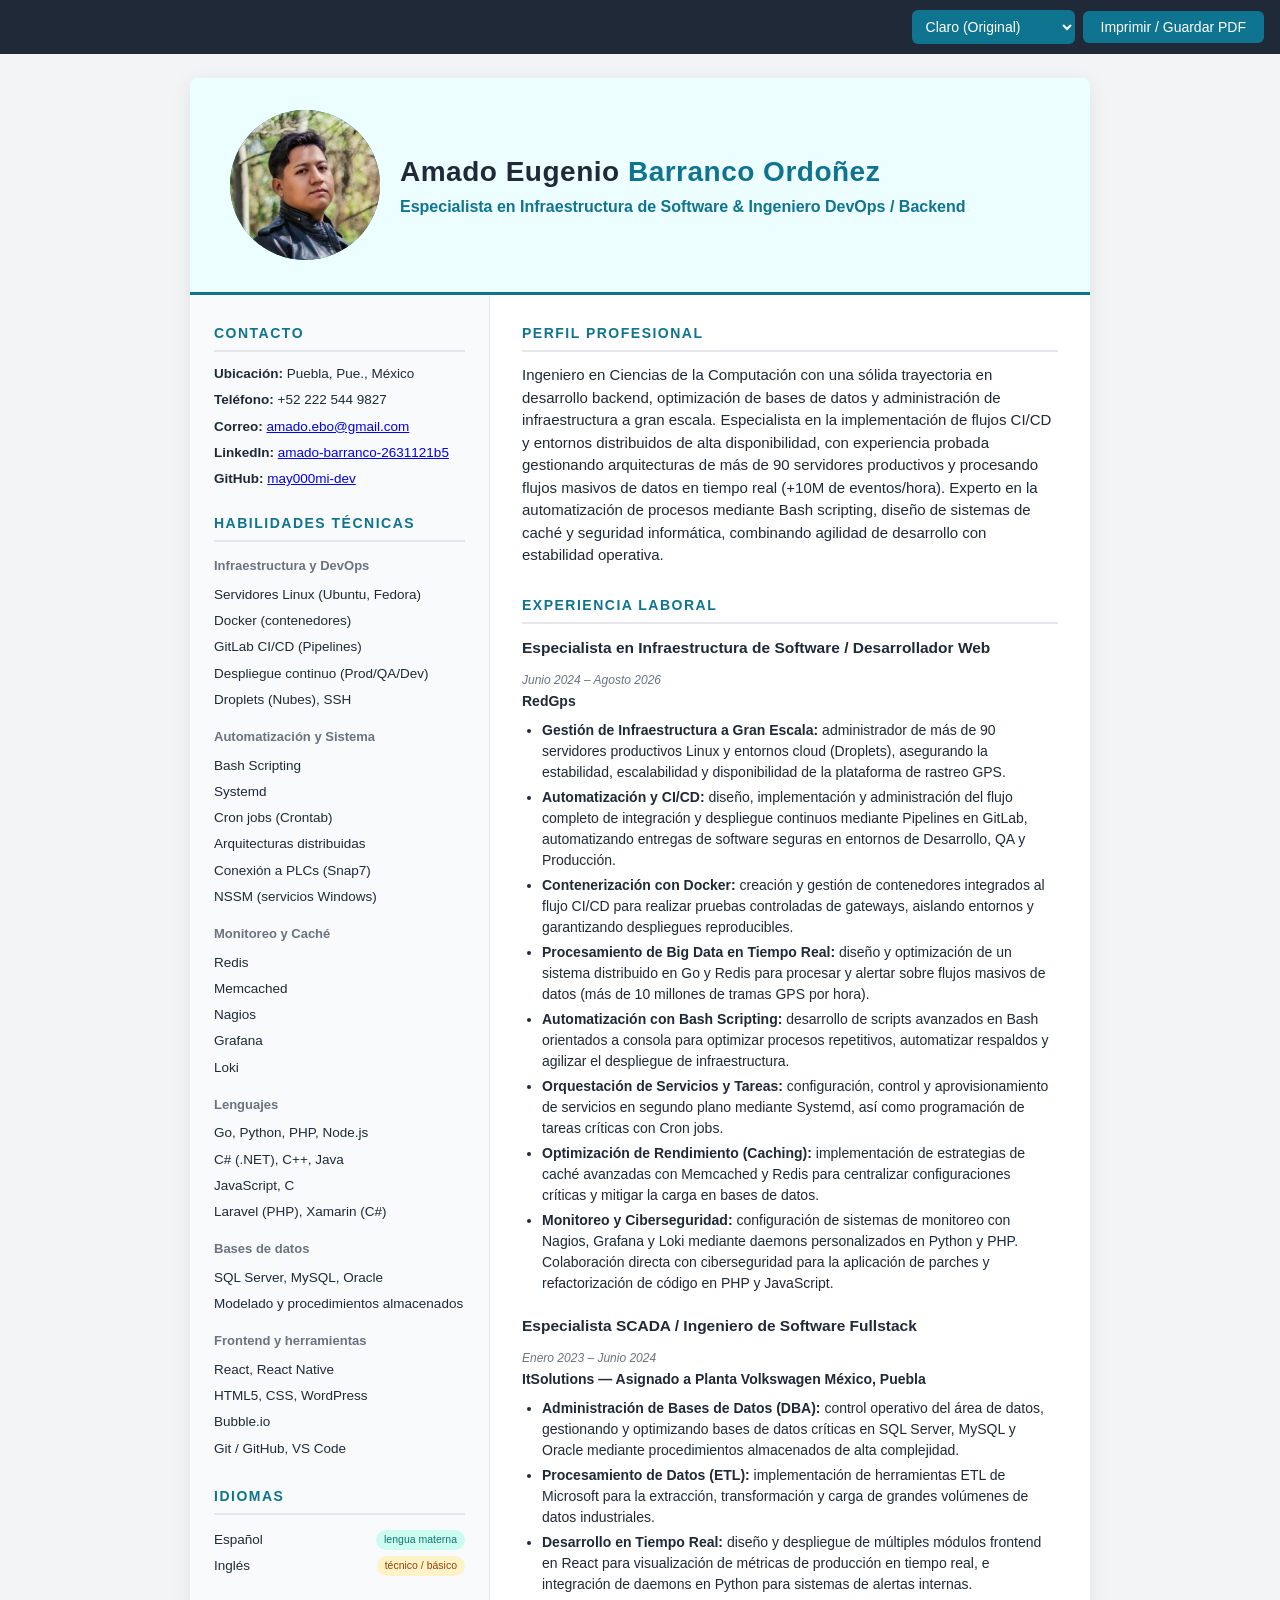
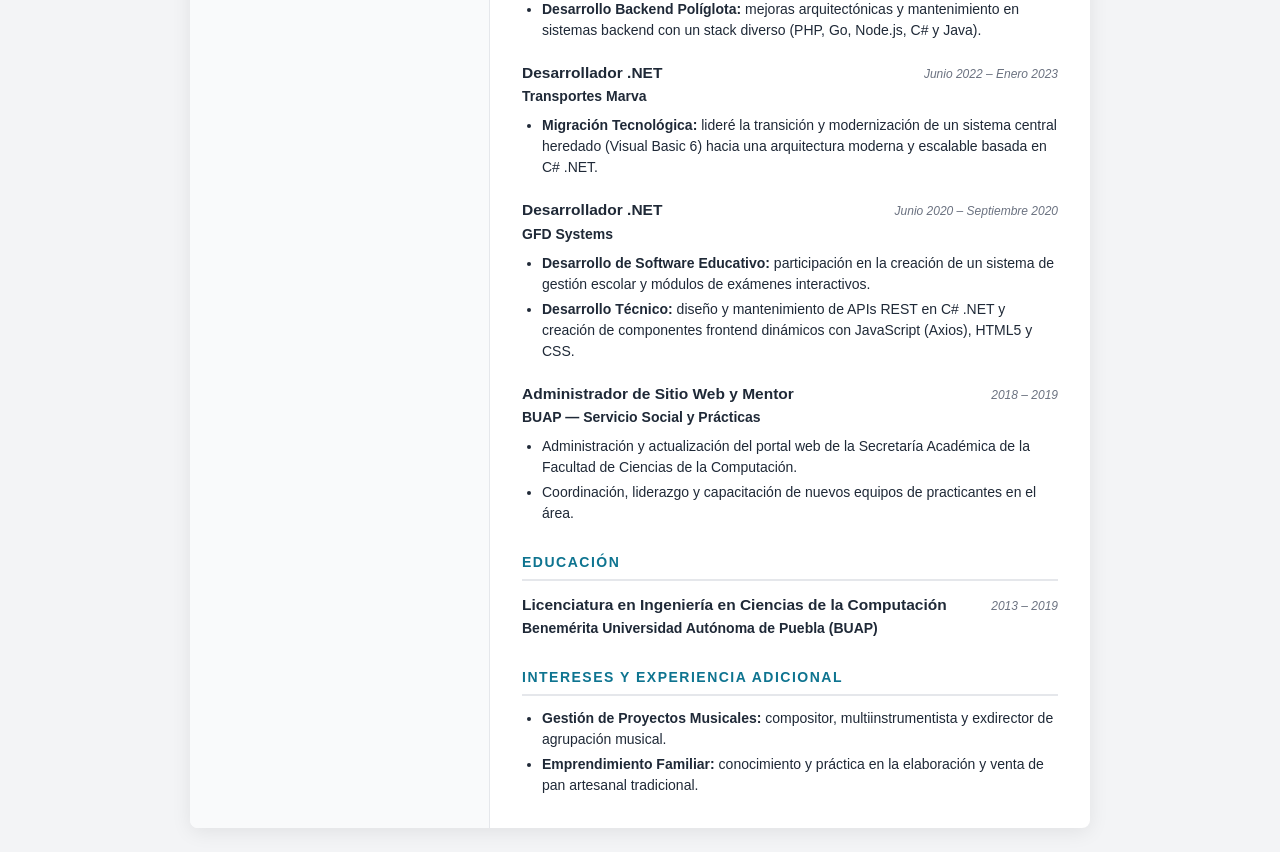
<file: index.html>
<!DOCTYPE html>
<html lang="es">
<head>
  <meta charset="UTF-8">
  <meta name="viewport" content="width=device-width, initial-scale=1.0">
  <meta name="description" content="CV de Amado Eugenio Barranco Ordoñez - Especialista en Infraestructura de Software & Ingeniero DevOps / Backend">
  <title>CV - Amado Eugenio Barranco Ordoñez</title>
  <link rel="stylesheet" href="styles.css">
  <link rel="stylesheet" href="print.css" media="print">
</head>
<body>

  <!-- Barra de acciones: solo visible en pantalla, se oculta al imprimir -->
  <div class="toolbar">
    <select id="theme-selector" class="theme-select" aria-label="Seleccionar tema">
      <optgroup label="Temas claros">
        <option value="default">Claro (Original)</option>
        <option value="warm-light">Claro (Cálido)</option>
        <option value="mint-light">Claro (Menta)</option>
      </optgroup>
      <optgroup label="Temas oscuros">
        <option value="nordic-dark">Oscuro (Nórdico)</option>
        <option value="dracula-dark">Oscuro (Drácula)</option>
        <option value="github-dark">Oscuro (GitHub)</option>
      </optgroup>
    </select>
    <button type="button" id="btn-print">Imprimir / Guardar PDF</button>
  </div>

  <div class="cv">

    <!-- ==================== CABECERA ==================== -->
    <header class="cv-header">
      <div class="avatar">
        AB
        <img src="foto3guitarra.jpg" alt="Foto de Amado Eugenio Barranco Ordoñez" onerror="this.style.display='none'">
      </div>
      <div class="identity">
        <h1>Amado Eugenio <span>Barranco Ordoñez</span></h1>
        <p class="role">Especialista en Infraestructura de Software &amp; Ingeniero DevOps / Backend</p>
      </div>
    </header>

    <div class="cv-body">

      <!-- ==================== COLUMNA IZQUIERDA ==================== -->
      <aside class="sidebar">

        <!-- Datos de contacto -->
        <section class="sec-contacto">
          <h2>Contacto</h2>
          <ul class="contact">
            <li><span class="label">Ubicación:</span> Puebla, Pue., México</li>
            <li><span class="label">Teléfono:</span> +52 222 544 9827</li>
            <li><span class="label">Correo:</span> <a href="mailto:amado.ebo@gmail.com">amado.ebo@gmail.com</a></li>
            <li><span class="label">LinkedIn:</span> <a href="https://www.linkedin.com/in/amado-barranco-2631121b5">amado-barranco-2631121b5</a></li>
            <li><span class="label">GitHub:</span> <a href="https://github.com/may000mi-dev">may000mi-dev</a></li>
          </ul>
        </section>

        <!-- Habilidades técnicas agrupadas -->
        <section class="sec-habilidades">
          <h2>Habilidades técnicas</h2>

          <h3>Infraestructura y DevOps</h3>
          <ul class="skills">
            <li>Servidores Linux (Ubuntu, Fedora)</li>
            <li>Docker (contenedores)</li>
            <li>GitLab CI/CD (Pipelines)</li>
            <li>Despliegue continuo (Prod/QA/Dev)</li>
            <li>Droplets (Nubes), SSH</li>
          </ul>

          <h3>Automatización y Sistema</h3>
          <ul class="skills">
            <li>Bash Scripting</li>
            <li>Systemd</li>
            <li>Cron jobs (Crontab)</li>
            <li>Arquitecturas distribuidas</li>
            <li>Conexión a PLCs (Snap7)</li>
            <li>NSSM (servicios Windows)</li>
          </ul>

          <h3>Monitoreo y Caché</h3>
          <ul class="skills">
            <li>Redis</li>
            <li>Memcached</li>
            <li>Nagios</li>
            <li>Grafana</li>
            <li>Loki</li>
          </ul>

          <h3>Lenguajes</h3>
          <ul class="skills">
            <li>Go, Python, PHP, Node.js</li>
            <li>C# (.NET), C++, Java</li>
            <li>JavaScript, C</li>
            <li>Laravel (PHP), Xamarin (C#)</li>
          </ul>

          <h3>Bases de datos</h3>
          <ul class="skills">
            <li>SQL Server, MySQL, Oracle</li>
            <li>Modelado y procedimientos almacenados</li>
          </ul>

          <h3>Frontend y herramientas</h3>
          <ul class="skills">
            <li>React, React Native</li>
            <li>HTML5, CSS, WordPress</li>
            <li>Bubble.io</li>
            <li>Git / GitHub, VS Code</li>
          </ul>
        </section>

        <!-- Idiomas -->
        <section class="sec-idiomas">
          <h2>Idiomas</h2>
          <ul class="skills">
            <li>Español <span class="level level-high">lengua materna</span></li>
            <li>Inglés <span class="level level-mid">técnico / básico</span></li>
          </ul>
        </section>

      </aside>

      <!-- ==================== COLUMNA PRINCIPAL ==================== -->
      <main class="main">

        <!-- Perfil profesional -->
        <section class="sec-perfil">
          <h2>Perfil profesional</h2>
          <p>
            Ingeniero en Ciencias de la Computación con una sólida trayectoria en desarrollo backend,
            optimización de bases de datos y administración de infraestructura a gran escala. Especialista
            en la implementación de flujos CI/CD y entornos distribuidos de alta disponibilidad, con
            experiencia probada gestionando arquitecturas de más de 90 servidores productivos y procesando
            flujos masivos de datos en tiempo real (+10M de eventos/hora). Experto en la automatización de
            procesos mediante Bash scripting, diseño de sistemas de caché y seguridad informática,
            combinando agilidad de desarrollo con estabilidad operativa.
          </p>
        </section>

        <!-- Experiencia laboral (más reciente primero) -->
        <section class="sec-experiencia">
          <h2>Experiencia laboral</h2>

          <article class="job">
            <div class="job-head">
              <h3>Especialista en Infraestructura de Software / Desarrollador Web</h3>
              <span class="period">Junio 2024 – Agosto 2026</span>
            </div>
            <p class="employer">RedGps</p>
            <ul>
              <li><strong>Gestión de Infraestructura a Gran Escala:</strong> administrador de más de 90 servidores productivos Linux y entornos cloud (Droplets), asegurando la estabilidad, escalabilidad y disponibilidad de la plataforma de rastreo GPS.</li>
              <li><strong>Automatización y CI/CD:</strong> diseño, implementación y administración del flujo completo de integración y despliegue continuos mediante Pipelines en GitLab, automatizando entregas de software seguras en entornos de Desarrollo, QA y Producción.</li>
              <li><strong>Contenerización con Docker:</strong> creación y gestión de contenedores integrados al flujo CI/CD para realizar pruebas controladas de gateways, aislando entornos y garantizando despliegues reproducibles.</li>
              <li><strong>Procesamiento de Big Data en Tiempo Real:</strong> diseño y optimización de un sistema distribuido en Go y Redis para procesar y alertar sobre flujos masivos de datos (más de 10 millones de tramas GPS por hora).</li>
              <li><strong>Automatización con Bash Scripting:</strong> desarrollo de scripts avanzados en Bash orientados a consola para optimizar procesos repetitivos, automatizar respaldos y agilizar el despliegue de infraestructura.</li>
              <li><strong>Orquestación de Servicios y Tareas:</strong> configuración, control y aprovisionamiento de servicios en segundo plano mediante Systemd, así como programación de tareas críticas con Cron jobs.</li>
              <li><strong>Optimización de Rendimiento (Caching):</strong> implementación de estrategias de caché avanzadas con Memcached y Redis para centralizar configuraciones críticas y mitigar la carga en bases de datos.</li>
              <li><strong>Monitoreo y Ciberseguridad:</strong> configuración de sistemas de monitoreo con Nagios, Grafana y Loki mediante daemons personalizados en Python y PHP. Colaboración directa con ciberseguridad para la aplicación de parches y refactorización de código en PHP y JavaScript.</li>
            </ul>
          </article>

          <article class="job job-no-break">
            <div class="job-head">
              <h3>Especialista SCADA / Ingeniero de Software Fullstack</h3>
              <span class="period">Enero 2023 – Junio 2024</span>
            </div>
            <p class="employer">ItSolutions — Asignado a Planta Volkswagen México, Puebla</p>
            <ul>
              <li><strong>Administración de Bases de Datos (DBA):</strong> control operativo del área de datos, gestionando y optimizando bases de datos críticas en SQL Server, MySQL y Oracle mediante procedimientos almacenados de alta complejidad.</li>
              <li><strong>Procesamiento de Datos (ETL):</strong> implementación de herramientas ETL de Microsoft para la extracción, transformación y carga de grandes volúmenes de datos industriales.</li>
              <li><strong>Desarrollo en Tiempo Real:</strong> diseño y despliegue de múltiples módulos frontend en React para visualización de métricas de producción en tiempo real, e integración de daemons en Python para sistemas de alertas internas.</li>
              <li><strong>Desarrollo Backend Políglota:</strong> mejoras arquitectónicas y mantenimiento en sistemas backend con un stack diverso (PHP, Go, Node.js, C# y Java).</li>
            </ul>
          </article>

          <article class="job job-no-break">
            <div class="job-head">
              <h3>Desarrollador .NET</h3>
              <span class="period">Junio 2022 – Enero 2023</span>
            </div>
            <p class="employer">Transportes Marva</p>
            <ul>
              <li><strong>Migración Tecnológica:</strong> lideré la transición y modernización de un sistema central heredado (Visual Basic 6) hacia una arquitectura moderna y escalable basada en C# .NET.</li>
            </ul>
          </article>

          <article class="job">
            <div class="job-head">
              <h3>Desarrollador .NET</h3>
              <span class="period">Junio 2020 – Septiembre 2020</span>
            </div>
            <p class="employer">GFD Systems</p>
            <ul>
              <li><strong>Desarrollo de Software Educativo:</strong> participación en la creación de un sistema de gestión escolar y módulos de exámenes interactivos.</li>
              <li><strong>Desarrollo Técnico:</strong> diseño y mantenimiento de APIs REST en C# .NET y creación de componentes frontend dinámicos con JavaScript (Axios), HTML5 y CSS.</li>
            </ul>
          </article>

          <article class="job">
            <div class="job-head">
              <h3>Administrador de Sitio Web y Mentor</h3>
              <span class="period">2018 – 2019</span>
            </div>
            <p class="employer">BUAP — Servicio Social y Prácticas</p>
            <ul>
              <li>Administración y actualización del portal web de la Secretaría Académica de la Facultad de Ciencias de la Computación.</li>
              <li>Coordinación, liderazgo y capacitación de nuevos equipos de practicantes en el área.</li>
            </ul>
          </article>

        </section>

        <!-- Educación -->
        <section class="sec-educacion">
          <h2>Educación</h2>
          <article class="job">
            <div class="job-head">
              <h3>Licenciatura en Ingeniería en Ciencias de la Computación</h3>
              <span class="period">2013 – 2019</span>
            </div>
            <p class="employer">Benemérita Universidad Autónoma de Puebla (BUAP)</p>
          </article>
        </section>

        <!-- Intereses y experiencia adicional -->
        <section class="sec-intereses">
          <h2>Intereses y experiencia adicional</h2>
          <ul class="job">
            <li><strong>Gestión de Proyectos Musicales:</strong> compositor, multiinstrumentista y exdirector de agrupación musical.</li>
            <li><strong>Emprendimiento Familiar:</strong> conocimiento y práctica en la elaboración y venta de pan artesanal tradicional.</li>
          </ul>
        </section>

      </main>

    </div>

  </div>

  <script src="script.js"></script>
</body>
</html>
</file>
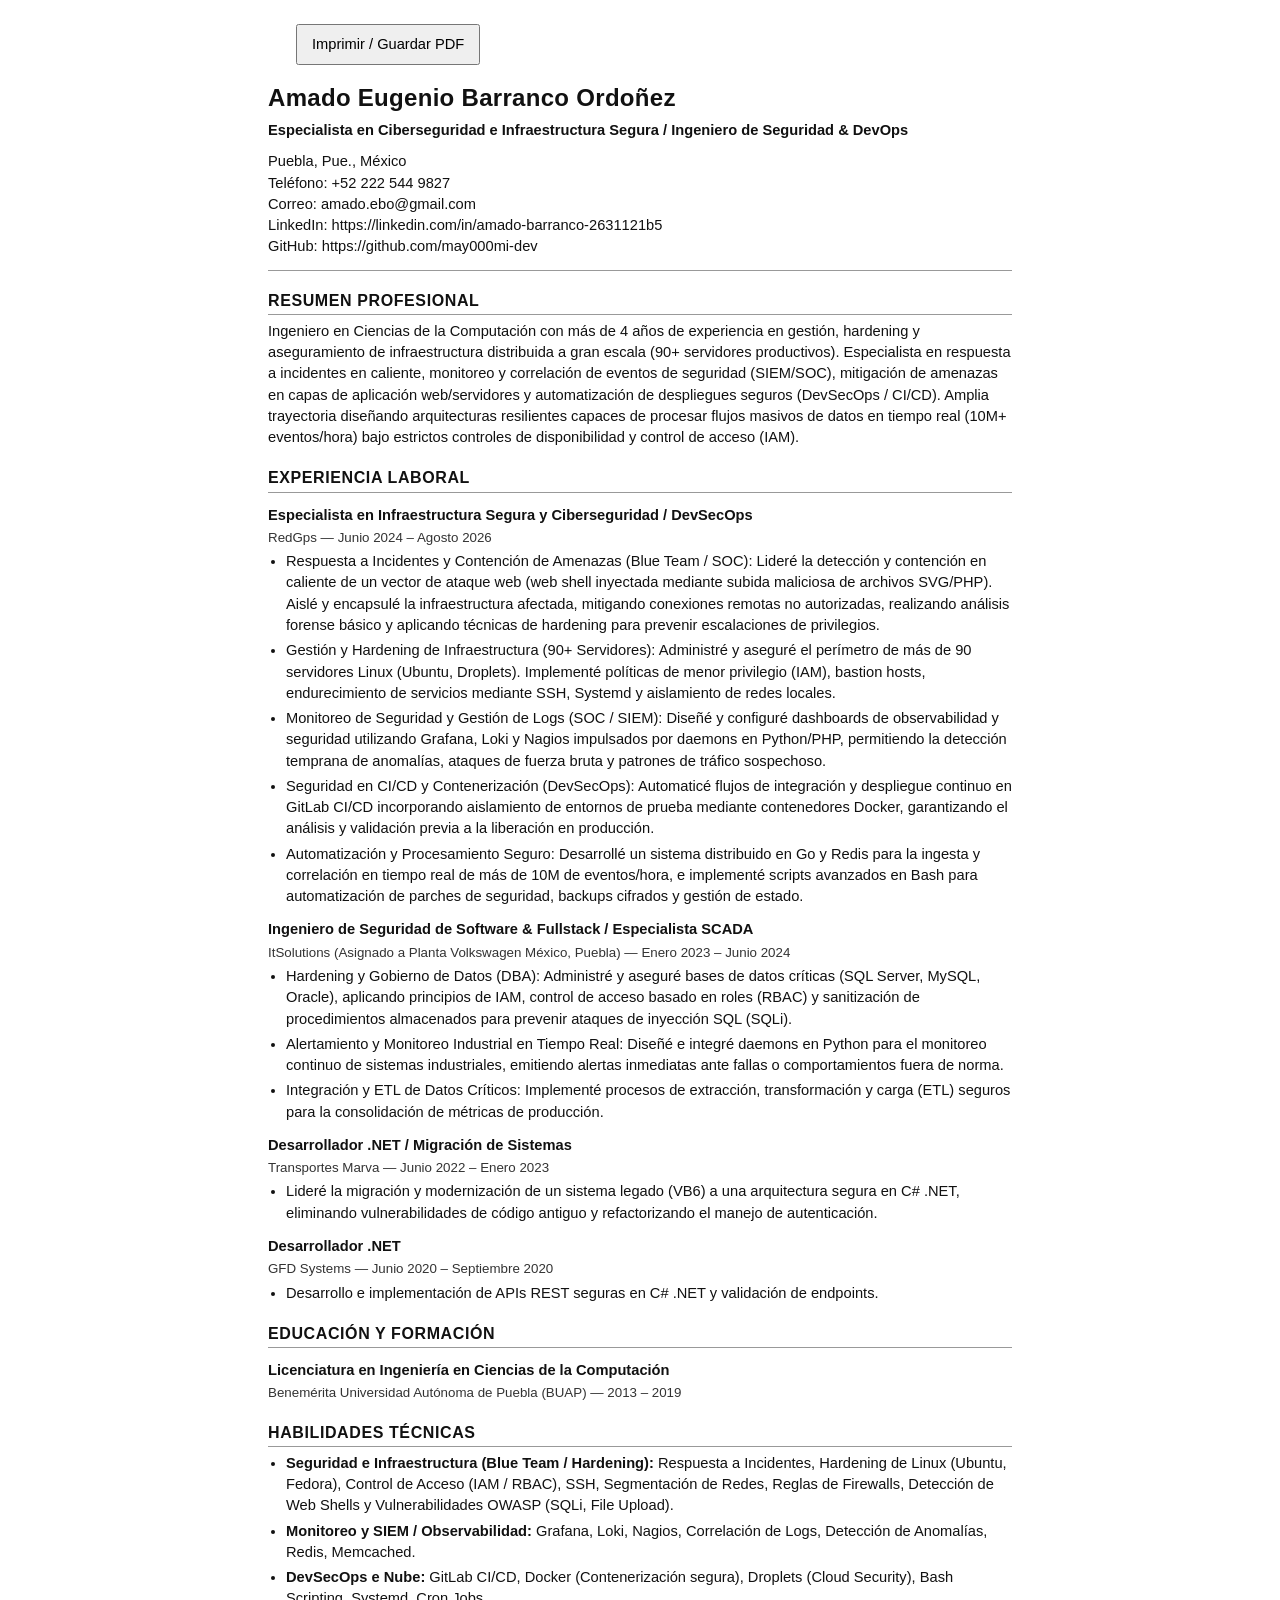
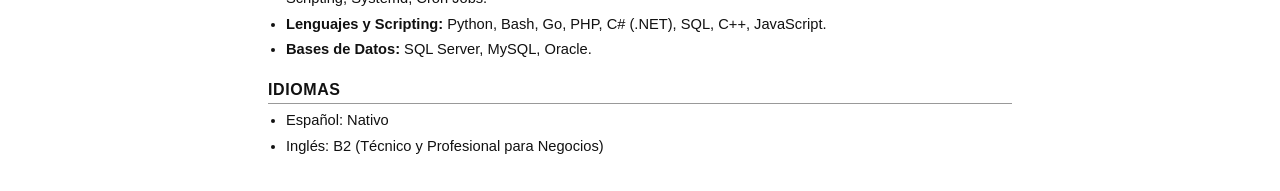
<file: index-ats-security.html>
<!DOCTYPE html>
<html lang="es">
<head>
  <meta charset="UTF-8">
  <meta name="viewport" content="width=device-width, initial-scale=1.0">
  <meta name="description" content="CV de Amado Eugenio Barranco Ordoñez - Especialista en Ciberseguridad e Infraestructura Segura / Ingeniero de Seguridad & DevOps">
  <title>CV (ATS) - Amado Eugenio Barranco Ordoñez | Ciberseguridad</title>
  <style>
    /* ======================================================================
       VERSIÓN ATS - 1 columna, sin imágenes, sin tablas, texto lineal.
       Pensada para portales de empleo y filtros automáticos (ATS).
       ====================================================================== */

    * { box-sizing: border-box; }

    body {
      font-family: Arial, Helvetica, sans-serif;
      font-size: 11pt;
      line-height: 1.45;
      color: #111;
      background: #fff;
      max-width: 800px;
      margin: 0 auto;
      padding: 24px 28px;
    }

    a { color: #111; }

    h1 {
      font-size: 18pt;
      margin: 0 0 4px;
      letter-spacing: 0.3px;
    }

    .role {
      font-size: 11pt;
      font-weight: bold;
      margin: 0 0 10px;
    }

    .contact {
      margin: 0 0 16px;
      padding: 0 0 12px;
      border-bottom: 1px solid #999;
    }

    .contact span { display: block; }

    h2 {
      font-size: 12pt;
      text-transform: uppercase;
      letter-spacing: 0.6px;
      margin: 18px 0 6px;
      border-bottom: 1px solid #999;
      padding-bottom: 2px;
    }

    h3 { font-size: 11pt; margin: 12px 0 2px; }

    p { margin: 0 0 8px; }

    ul { margin: 4px 0 10px; padding-left: 18px; }

    li { margin-bottom: 4px; }

    .meta {
      font-size: 10pt;
      color: #333;
      margin: 0 0 4px;
    }

    .period { font-weight: normal; }

    .skills-line { margin: 0 0 4px; }

    /* Barra de acción: solo visible en pantalla */
    .toolbar {
      max-width: 800px;
      margin: 0 auto 16px;
      padding: 0 28px;
    }

    .toolbar button {
      font: inherit;
      padding: 8px 14px;
      cursor: pointer;
    }

    @media print {
      .toolbar { display: none !important; }
      body { max-width: 100%; padding: 0; font-size: 10.5pt; }
      a { text-decoration: none; }
      h2 { break-after: avoid; }
      .job { break-inside: avoid; }
    }
  </style>
</head>
<body>

  <div class="toolbar">
    <button type="button" onclick="window.print()">Imprimir / Guardar PDF</button>
  </div>

  <header>
    <h1>Amado Eugenio Barranco Ordoñez</h1>
    <p class="role">Especialista en Ciberseguridad e Infraestructura Segura / Ingeniero de Seguridad &amp; DevOps</p>
    <div class="contact">
      <span>Puebla, Pue., México</span>
      <span>Teléfono: +52 222 544 9827</span>
      <span>Correo: amado.ebo@gmail.com</span>
      <span>LinkedIn: https://linkedin.com/in/amado-barranco-2631121b5</span>
      <span>GitHub: https://github.com/may000mi-dev</span>
    </div>
  </header>

  <section>
    <h2>Resumen profesional</h2>
    <p>
      Ingeniero en Ciencias de la Computación con más de 4 años de experiencia en gestión, hardening y aseguramiento
      de infraestructura distribuida a gran escala (90+ servidores productivos). Especialista en respuesta a incidentes
      en caliente, monitoreo y correlación de eventos de seguridad (SIEM/SOC), mitigación de amenazas en capas de
      aplicación web/servidores y automatización de despliegues seguros (DevSecOps / CI/CD). Amplia trayectoria
      diseñando arquitecturas resilientes capaces de procesar flujos masivos de datos en tiempo real (10M+ eventos/hora)
      bajo estrictos controles de disponibilidad y control de acceso (IAM).
    </p>
  </section>

  <section>
    <h2>Experiencia laboral</h2>

    <article class="job">
      <h3>Especialista en Infraestructura Segura y Ciberseguridad / DevSecOps</h3>
      <p class="meta">RedGps — <span class="period">Junio 2024 – Agosto 2026</span></p>
      <ul>
        <li>Respuesta a Incidentes y Contención de Amenazas (Blue Team / SOC): Lideré la detección y contención en caliente de un vector de ataque web (web shell inyectada mediante subida maliciosa de archivos SVG/PHP). Aislé y encapsulé la infraestructura afectada, mitigando conexiones remotas no autorizadas, realizando análisis forense básico y aplicando técnicas de hardening para prevenir escalaciones de privilegios.</li>
        <li>Gestión y Hardening de Infraestructura (90+ Servidores): Administré y aseguré el perímetro de más de 90 servidores Linux (Ubuntu, Droplets). Implementé políticas de menor privilegio (IAM), bastion hosts, endurecimiento de servicios mediante SSH, Systemd y aislamiento de redes locales.</li>
        <li>Monitoreo de Seguridad y Gestión de Logs (SOC / SIEM): Diseñé y configuré dashboards de observabilidad y seguridad utilizando Grafana, Loki y Nagios impulsados por daemons en Python/PHP, permitiendo la detección temprana de anomalías, ataques de fuerza bruta y patrones de tráfico sospechoso.</li>
        <li>Seguridad en CI/CD y Contenerización (DevSecOps): Automaticé flujos de integración y despliegue continuo en GitLab CI/CD incorporando aislamiento de entornos de prueba mediante contenedores Docker, garantizando el análisis y validación previa a la liberación en producción.</li>
        <li>Automatización y Procesamiento Seguro: Desarrollé un sistema distribuido en Go y Redis para la ingesta y correlación en tiempo real de más de 10M de eventos/hora, e implementé scripts avanzados en Bash para automatización de parches de seguridad, backups cifrados y gestión de estado.</li>
      </ul>
    </article>

    <article class="job">
      <h3>Ingeniero de Seguridad de Software &amp; Fullstack / Especialista SCADA</h3>
      <p class="meta">ItSolutions (Asignado a Planta Volkswagen México, Puebla) — <span class="period">Enero 2023 – Junio 2024</span></p>
      <ul>
        <li>Hardening y Gobierno de Datos (DBA): Administré y aseguré bases de datos críticas (SQL Server, MySQL, Oracle), aplicando principios de IAM, control de acceso basado en roles (RBAC) y sanitización de procedimientos almacenados para prevenir ataques de inyección SQL (SQLi).</li>
        <li>Alertamiento y Monitoreo Industrial en Tiempo Real: Diseñé e integré daemons en Python para el monitoreo continuo de sistemas industriales, emitiendo alertas inmediatas ante fallas o comportamientos fuera de norma.</li>
        <li>Integración y ETL de Datos Críticos: Implementé procesos de extracción, transformación y carga (ETL) seguros para la consolidación de métricas de producción.</li>
      </ul>
    </article>

    <article class="job">
      <h3>Desarrollador .NET / Migración de Sistemas</h3>
      <p class="meta">Transportes Marva — <span class="period">Junio 2022 – Enero 2023</span></p>
      <ul>
        <li>Lideré la migración y modernización de un sistema legado (VB6) a una arquitectura segura en C# .NET, eliminando vulnerabilidades de código antiguo y refactorizando el manejo de autenticación.</li>
      </ul>
    </article>

    <article class="job">
      <h3>Desarrollador .NET</h3>
      <p class="meta">GFD Systems — <span class="period">Junio 2020 – Septiembre 2020</span></p>
      <ul>
        <li>Desarrollo e implementación de APIs REST seguras en C# .NET y validación de endpoints.</li>
      </ul>
    </article>
  </section>

  <section>
    <h2>Educación y Formación</h2>
    <article class="job">
      <h3>Licenciatura en Ingeniería en Ciencias de la Computación</h3>
      <p class="meta">Benemérita Universidad Autónoma de Puebla (BUAP) — <span class="period">2013 – 2019</span></p>
    </article>
  </section>

  <section>
    <h2>Habilidades Técnicas</h2>
    <ul>
      <li><strong>Seguridad e Infraestructura (Blue Team / Hardening):</strong> Respuesta a Incidentes, Hardening de Linux (Ubuntu, Fedora), Control de Acceso (IAM / RBAC), SSH, Segmentación de Redes, Reglas de Firewalls, Detección de Web Shells y Vulnerabilidades OWASP (SQLi, File Upload).</li>
      <li><strong>Monitoreo y SIEM / Observabilidad:</strong> Grafana, Loki, Nagios, Correlación de Logs, Detección de Anomalías, Redis, Memcached.</li>
      <li><strong>DevSecOps e Nube:</strong> GitLab CI/CD, Docker (Contenerización segura), Droplets (Cloud Security), Bash Scripting, Systemd, Cron Jobs.</li>
      <li><strong>Lenguajes y Scripting:</strong> Python, Bash, Go, PHP, C# (.NET), SQL, C++, JavaScript.</li>
      <li><strong>Bases de Datos:</strong> SQL Server, MySQL, Oracle.</li>
    </ul>
  </section>

  <section>
    <h2>Idiomas</h2>
    <ul>
      <li>Español: Nativo</li>
      <li>Inglés: B2 (Técnico y Profesional para Negocios)</li>
    </ul>
  </section>

</body>
</html>
</file>
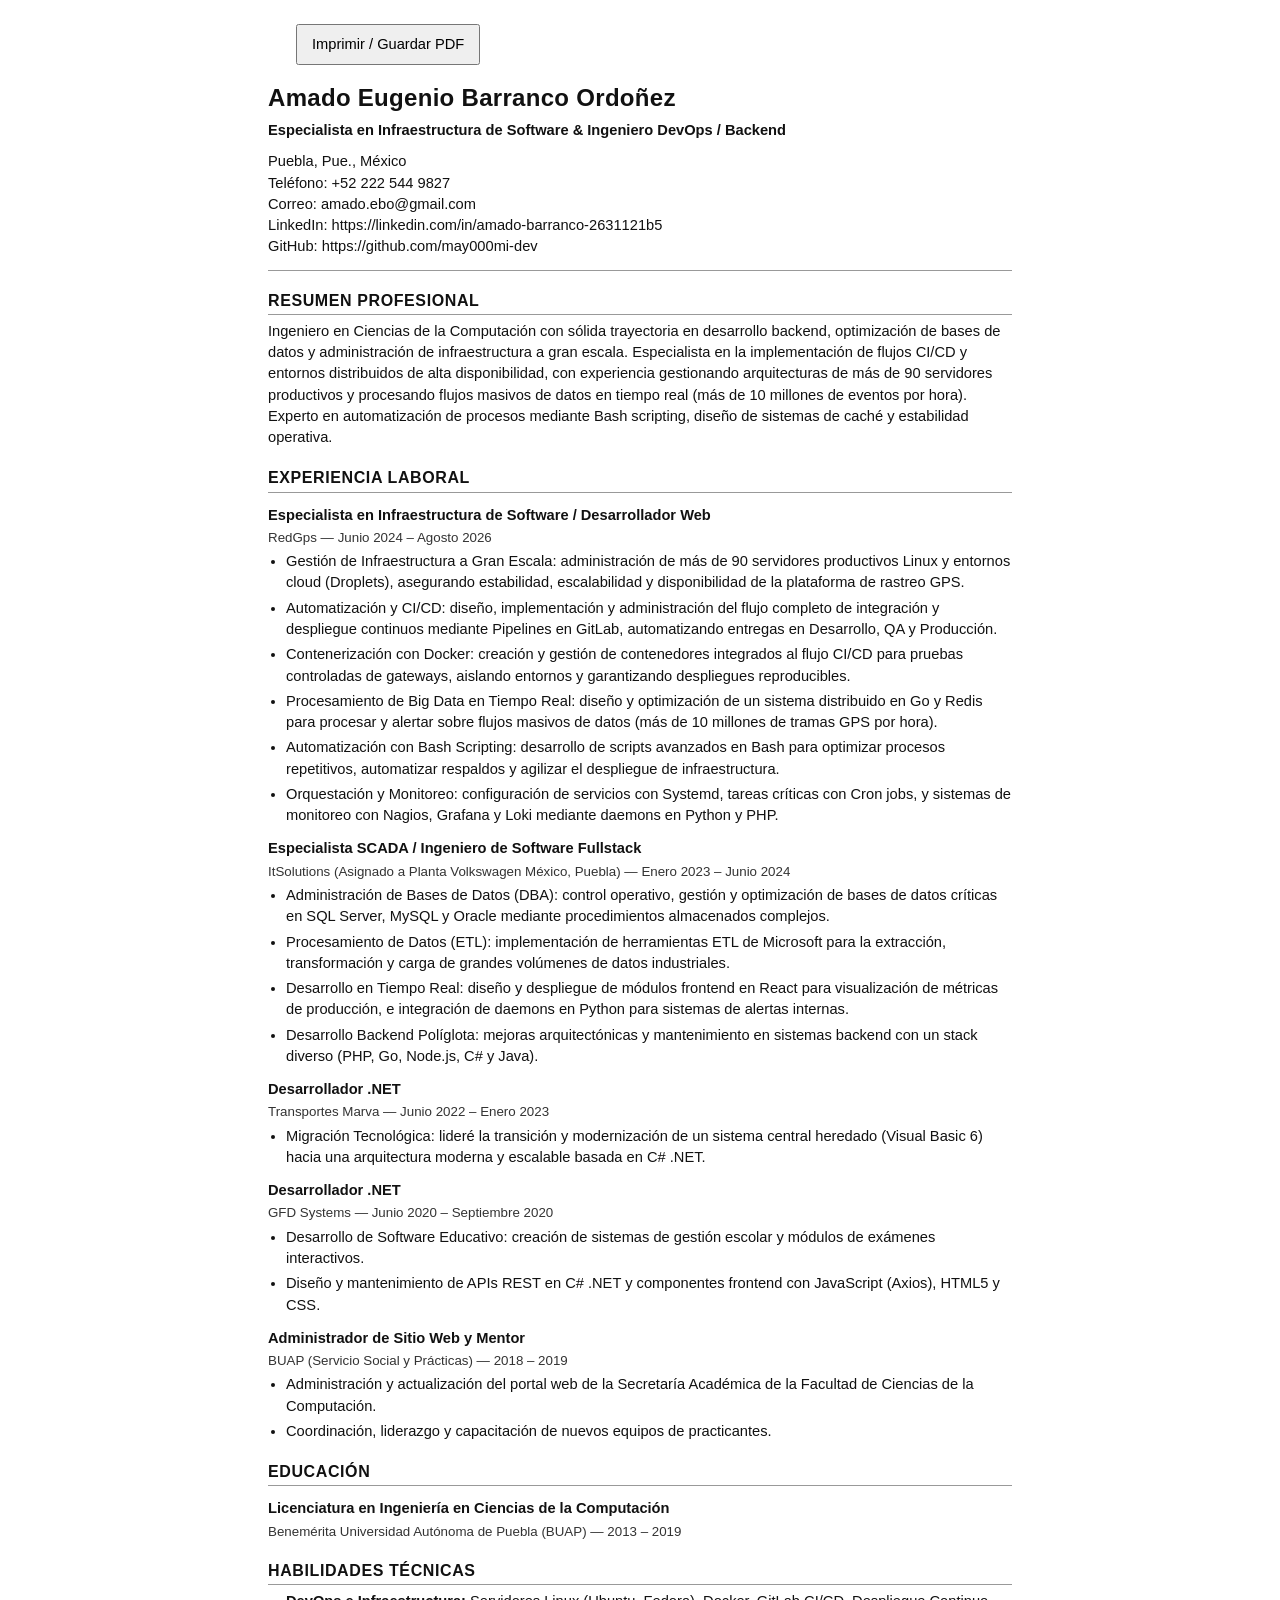
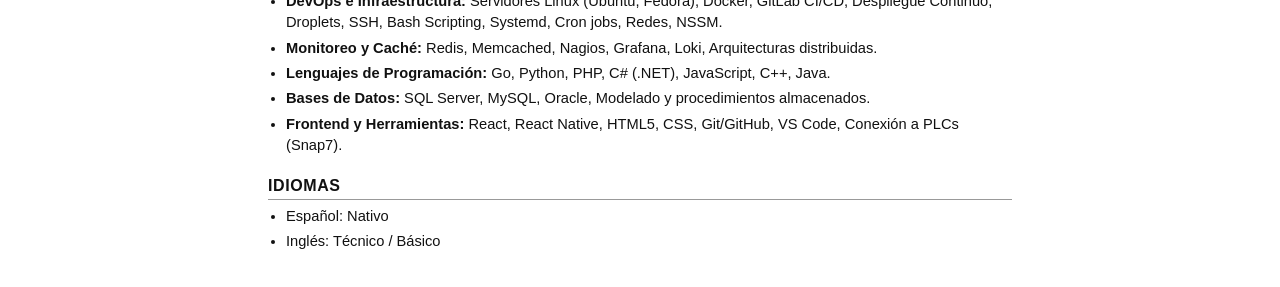
<file: index-ats.html>
<!DOCTYPE html>
<html lang="es">
<head>
  <meta charset="UTF-8">
  <meta name="viewport" content="width=device-width, initial-scale=1.0">
  <meta name="description" content="CV de Amado Eugenio Barranco Ordoñez - Especialista en Infraestructura de Software & Ingeniero DevOps / Backend">
  <title>CV (ATS) - Amado Eugenio Barranco Ordoñez</title>
  <style>
    /* ======================================================================
       VERSIÓN ATS - 1 columna, sin imágenes, sin tablas, texto lineal.
       Pensada para portales de empleo y filtros automáticos (ATS).
       ====================================================================== */

    * { box-sizing: border-box; }

    body {
      font-family: Arial, Helvetica, sans-serif;
      font-size: 11pt;
      line-height: 1.45;
      color: #111;
      background: #fff;
      max-width: 800px;
      margin: 0 auto;
      padding: 24px 28px;
    }

    a { color: #111; }

    h1 {
      font-size: 18pt;
      margin: 0 0 4px;
      letter-spacing: 0.3px;
    }

    .role {
      font-size: 11pt;
      font-weight: bold;
      margin: 0 0 10px;
    }

    .contact {
      margin: 0 0 16px;
      padding: 0 0 12px;
      border-bottom: 1px solid #999;
    }

    .contact span { display: block; }

    h2 {
      font-size: 12pt;
      text-transform: uppercase;
      letter-spacing: 0.6px;
      margin: 18px 0 6px;
      border-bottom: 1px solid #999;
      padding-bottom: 2px;
    }

    h3 { font-size: 11pt; margin: 12px 0 2px; }

    p { margin: 0 0 8px; }

    ul { margin: 4px 0 10px; padding-left: 18px; }

    li { margin-bottom: 4px; }

    .meta {
      font-size: 10pt;
      color: #333;
      margin: 0 0 4px;
    }

    .period { font-weight: normal; }

    .skills-line { margin: 0 0 4px; }

    /* Barra de acción: solo visible en pantalla */
    .toolbar {
      max-width: 800px;
      margin: 0 auto 16px;
      padding: 0 28px;
    }

    .toolbar button {
      font: inherit;
      padding: 8px 14px;
      cursor: pointer;
    }

    @media print {
      .toolbar { display: none !important; }
      body { max-width: 100%; padding: 0; font-size: 10.5pt; }
      a { text-decoration: none; }
      h2 { break-after: avoid; }
      .job { break-inside: avoid; }
    }
  </style>
</head>
<body>

  <div class="toolbar">
    <button type="button" onclick="window.print()">Imprimir / Guardar PDF</button>
  </div>

  <header>
    <h1>Amado Eugenio Barranco Ordoñez</h1>
    <p class="role">Especialista en Infraestructura de Software &amp; Ingeniero DevOps / Backend</p>
    <div class="contact">
      <span>Puebla, Pue., México</span>
      <span>Teléfono: +52 222 544 9827</span>
      <span>Correo: amado.ebo@gmail.com</span>
      <span>LinkedIn: https://linkedin.com/in/amado-barranco-2631121b5</span>
      <span>GitHub: https://github.com/may000mi-dev</span>
    </div>
  </header>

  <section>
    <h2>Resumen profesional</h2>
    <p>
      Ingeniero en Ciencias de la Computación con sólida trayectoria en desarrollo backend,
      optimización de bases de datos y administración de infraestructura a gran escala.
      Especialista en la implementación de flujos CI/CD y entornos distribuidos de alta
      disponibilidad, con experiencia gestionando arquitecturas de más de 90 servidores
      productivos y procesando flujos masivos de datos en tiempo real (más de 10 millones de
      eventos por hora). Experto en automatización de procesos mediante Bash scripting, diseño
      de sistemas de caché y estabilidad operativa.
    </p>
  </section>

  <section>
    <h2>Experiencia laboral</h2>

    <article class="job">
      <h3>Especialista en Infraestructura de Software / Desarrollador Web</h3>
      <p class="meta">RedGps — <span class="period">Junio 2024 – Agosto 2026</span></p>
      <ul>
        <li>Gestión de Infraestructura a Gran Escala: administración de más de 90 servidores productivos Linux y entornos cloud (Droplets), asegurando estabilidad, escalabilidad y disponibilidad de la plataforma de rastreo GPS.</li>
        <li>Automatización y CI/CD: diseño, implementación y administración del flujo completo de integración y despliegue continuos mediante Pipelines en GitLab, automatizando entregas en Desarrollo, QA y Producción.</li>
        <li>Contenerización con Docker: creación y gestión de contenedores integrados al flujo CI/CD para pruebas controladas de gateways, aislando entornos y garantizando despliegues reproducibles.</li>
        <li>Procesamiento de Big Data en Tiempo Real: diseño y optimización de un sistema distribuido en Go y Redis para procesar y alertar sobre flujos masivos de datos (más de 10 millones de tramas GPS por hora).</li>
        <li>Automatización con Bash Scripting: desarrollo de scripts avanzados en Bash para optimizar procesos repetitivos, automatizar respaldos y agilizar el despliegue de infraestructura.</li>
        <li>Orquestación y Monitoreo: configuración de servicios con Systemd, tareas críticas con Cron jobs, y sistemas de monitoreo con Nagios, Grafana y Loki mediante daemons en Python y PHP.</li>
      </ul>
    </article>

    <article class="job">
      <h3>Especialista SCADA / Ingeniero de Software Fullstack</h3>
      <p class="meta">ItSolutions (Asignado a Planta Volkswagen México, Puebla) — <span class="period">Enero 2023 – Junio 2024</span></p>
      <ul>
        <li>Administración de Bases de Datos (DBA): control operativo, gestión y optimización de bases de datos críticas en SQL Server, MySQL y Oracle mediante procedimientos almacenados complejos.</li>
        <li>Procesamiento de Datos (ETL): implementación de herramientas ETL de Microsoft para la extracción, transformación y carga de grandes volúmenes de datos industriales.</li>
        <li>Desarrollo en Tiempo Real: diseño y despliegue de módulos frontend en React para visualización de métricas de producción, e integración de daemons en Python para sistemas de alertas internas.</li>
        <li>Desarrollo Backend Políglota: mejoras arquitectónicas y mantenimiento en sistemas backend con un stack diverso (PHP, Go, Node.js, C# y Java).</li>
      </ul>
    </article>

    <article class="job">
      <h3>Desarrollador .NET</h3>
      <p class="meta">Transportes Marva — <span class="period">Junio 2022 – Enero 2023</span></p>
      <ul>
        <li>Migración Tecnológica: lideré la transición y modernización de un sistema central heredado (Visual Basic 6) hacia una arquitectura moderna y escalable basada en C# .NET.</li>
      </ul>
    </article>

    <article class="job">
      <h3>Desarrollador .NET</h3>
      <p class="meta">GFD Systems — <span class="period">Junio 2020 – Septiembre 2020</span></p>
      <ul>
        <li>Desarrollo de Software Educativo: creación de sistemas de gestión escolar y módulos de exámenes interactivos.</li>
        <li>Diseño y mantenimiento de APIs REST en C# .NET y componentes frontend con JavaScript (Axios), HTML5 y CSS.</li>
      </ul>
    </article>

    <article class="job">
      <h3>Administrador de Sitio Web y Mentor</h3>
      <p class="meta">BUAP (Servicio Social y Prácticas) — <span class="period">2018 – 2019</span></p>
      <ul>
        <li>Administración y actualización del portal web de la Secretaría Académica de la Facultad de Ciencias de la Computación.</li>
        <li>Coordinación, liderazgo y capacitación de nuevos equipos de practicantes.</li>
      </ul>
    </article>
  </section>

  <section>
    <h2>Educación</h2>
    <article class="job">
      <h3>Licenciatura en Ingeniería en Ciencias de la Computación</h3>
      <p class="meta">Benemérita Universidad Autónoma de Puebla (BUAP) — <span class="period">2013 – 2019</span></p>
    </article>
  </section>

  <section>
    <h2>Habilidades técnicas</h2>
    <ul>
      <li><strong>DevOps e Infraestructura:</strong> Servidores Linux (Ubuntu, Fedora), Docker, GitLab CI/CD, Despliegue Continuo, Droplets, SSH, Bash Scripting, Systemd, Cron jobs, Redes, NSSM.</li>
      <li><strong>Monitoreo y Caché:</strong> Redis, Memcached, Nagios, Grafana, Loki, Arquitecturas distribuidas.</li>
      <li><strong>Lenguajes de Programación:</strong> Go, Python, PHP, C# (.NET), JavaScript, C++, Java.</li>
      <li><strong>Bases de Datos:</strong> SQL Server, MySQL, Oracle, Modelado y procedimientos almacenados.</li>
      <li><strong>Frontend y Herramientas:</strong> React, React Native, HTML5, CSS, Git/GitHub, VS Code, Conexión a PLCs (Snap7).</li>
    </ul>
  </section>

  <section>
    <h2>Idiomas</h2>
    <ul>
      <li>Español: Nativo</li>
      <li>Inglés: Técnico / Básico</li>
    </ul>
  </section>

</body>
</html>
</file>
<file: styles.css>
/* ==========================================================================
   CV - Amado Eugenio Barranco Ordoñez
   Estilo: clásico sobrio (blanco, tipografía limpia, acentos azul/teal)
   Optimizado para pantalla y para impresión / exportar a PDF.

   Temas vía CSS Custom Properties + atributo [data-theme] en <html>.
   El tema se cambia solo desde script.js; aquí solo se declaran colores.
   La impresión SIEMPRE usa el tema claro original (ver @media print).
   ========================================================================== */

/* ============================ VARIABLES DE TEMA ============================ */

/* --- Tema por defecto: Claro Original (también se usa en impresión) --- */
:root {
  --bg-color: #f3f4f6;            /* fondo de página */
  --surface-color: #ffffff;       /* tarjeta del CV */
  --surface-header: #ecfeff;      /* cabecera */
  --surface-sidebar: #f9fafb;     /* columna izquierda */
  --text-color: #1f2937;          /* texto principal */
  --muted-color: #6b7280;         /* texto secundario */
  --accent-color: #0e7490;        /* acentos / títulos */
  --accent-contrast: #ffffff;     /* texto sobre el acento */
  --border-color: #e5e7eb;        /* separadores y líneas */
  --toolbar-bg: #1f2937;          /* barra superior */
  --toolbar-text: #ffffff;
  --shadow: 0 4px 20px rgba(0, 0, 0, 0.08);
  --badge-high-bg: #ccfbf1;       /* badges de nivel */
  --badge-high-color: #0f766e;
  --badge-mid-bg: #fef3c7;
  --badge-mid-color: #92400e;
  --font-base: "Segoe UI", "Helvetica Neue", Arial, sans-serif;
}

/* --- Tema: Warm Minimalist / Sepia Soft (editorial, claro) --- */
[data-theme="warm-light"] {
  --bg-color: #F5F2EB;
  --surface-color: #FDFBF7;
  --surface-header: #F4EDDF;
  --surface-sidebar: #F5F2EB;
  --text-color: #2D2B2A;
  --muted-color: #85796B;
  --accent-color: #C67A5C;
  --accent-contrast: #ffffff;
  --border-color: #E6DFD3;
  --toolbar-bg: #2D2B2A;
  --toolbar-text: #FDFBF7;
  --shadow: 0 4px 20px rgba(45, 43, 42, 0.10);
  --badge-high-bg: #F2E1D1;
  --badge-high-color: #A4552F;
  --badge-mid-bg: #F2EAD6;
  --badge-mid-color: #8C6239;
}

/* --- Tema: Mint Tech / Fresh Developer (startup, claro) --- */
[data-theme="mint-light"] {
  --bg-color: #F1F5F9;
  --surface-color: #F8FAFC;
  --surface-header: #ECFDF5;
  --surface-sidebar: #F1F5F9;
  --text-color: #0F172A;
  --muted-color: #64748B;
  --accent-color: #059669;
  --accent-contrast: #ffffff;
  --border-color: #E2E8F0;
  --toolbar-bg: #0F172A;
  --toolbar-text: #ffffff;
  --shadow: 0 4px 20px rgba(15, 23, 42, 0.08);
  --badge-high-bg: #D1FAE5;
  --badge-high-color: #047857;
  --badge-mid-bg: #FEF3C7;
  --badge-mid-color: #92400E;
}

/* --- Tema: Nordic Terminal (gris azulado, oscuro) --- */
[data-theme="nordic-dark"] {
  --bg-color: #1E2530;
  --surface-color: #252D3A;
  --surface-header: #2B3544;
  --surface-sidebar: #252D3A;
  --text-color: #E5E9F0;
  --muted-color: #9AA5B8;
  --accent-color: #88C0D0;
  --accent-contrast: #1E2530;
  --border-color: #3B4252;
  --toolbar-bg: #1E2530;
  --toolbar-text: #E5E9F0;
  --shadow: 0 4px 20px rgba(0, 0, 0, 0.4);
  --badge-high-bg: rgba(136, 192, 208, 0.15);
  --badge-high-color: #88C0D0;
  --badge-mid-bg: rgba(235, 203, 139, 0.15);
  --badge-mid-color: #EBCB8B;
}

/* --- Tema: Dracula / Cyberpunk Muted (DevOps, oscuro) --- */
[data-theme="dracula-dark"] {
  --bg-color: #181824;
  --surface-color: #1F1F2E;
  --surface-header: #262637;
  --surface-sidebar: #1F1F2E;
  --text-color: #F8F8F2;
  --muted-color: #9A9AB0;
  --accent-color: #BD93F9;
  --accent-contrast: #181824;
  --border-color: #282A36;
  --toolbar-bg: #181824;
  --toolbar-text: #F8F8F2;
  --shadow: 0 4px 20px rgba(0, 0, 0, 0.4);
  --badge-high-bg: rgba(80, 250, 123, 0.15);
  --badge-high-color: #50FA7B;
  --badge-mid-bg: rgba(241, 250, 140, 0.15);
  --badge-mid-color: #F1FA8C;
}

/* --- Tema: GitHub Dark Mode (estándar de la industria, oscuro) --- */
[data-theme="github-dark"] {
  --bg-color: #0d1117;
  --surface-color: #161b22;
  --surface-header: #1b232d;
  --surface-sidebar: #161b22;
  --text-color: #c9d1d9;
  --muted-color: #8b949e;
  --accent-color: #58a6ff;
  --accent-contrast: #0d1117;
  --border-color: #21262d;
  --toolbar-bg: #0d1117;
  --toolbar-text: #c9d1d9;
  --shadow: 0 4px 20px rgba(0, 0, 0, 0.4);
  --badge-high-bg: rgba(63, 185, 80, 0.15);
  --badge-high-color: #3fb950;
  --badge-mid-bg: rgba(210, 153, 34, 0.15);
  --badge-mid-color: #d29922;
}

/* ================================ BASE ================================ */
* {
  margin: 0;
  padding: 0;
  box-sizing: border-box;
}

body {
  font-family: var(--font-base);
  color: var(--text-color);
  background-color: var(--bg-color);
  line-height: 1.5;
  font-size: 15px;
}

/* ============================ BARRA DE ACCIONES ============================ */
/* Solo visible en pantalla; no debe aparecer en el PDF */
.toolbar {
  position: sticky;
  top: 0;
  z-index: 10;
  background: var(--toolbar-bg);
  color: var(--toolbar-text);
  padding: 10px 16px;
  display: flex;
  align-items: center;
  justify-content: flex-end;
  gap: 8px;
}

/* Selector de tema y botón de impresión comparten estilo */
.theme-select,
.toolbar button {
  background: var(--accent-color);
  color: var(--accent-contrast);
  border: none;
  padding: 8px 18px;
  border-radius: 6px;
  font-size: 14px;
  cursor: pointer;
  font-family: var(--font-base);
  transition: filter 0.2s ease;
}

.theme-select {
  padding: 8px 10px;
}

.theme-select:hover,
.toolbar button:hover {
  filter: brightness(0.9);
}

/* ================================ CONTENEDOR =============================== */
/* Hoja del CV: ancho de carta (A4 aproximado) centrado */
.cv {
  max-width: 900px;
  margin: 24px auto;
  background: var(--surface-color);
  box-shadow: var(--shadow);
  border-radius: 8px;
  overflow: hidden;
}

/* ================================ CABECERA =============================== */
.cv-header {
  display: flex;
  align-items: center;
  gap: 20px;
  padding: 32px 40px;
  background: var(--surface-header);
  border-bottom: 3px solid var(--accent-color);
}

/* Avatar con iniciales como respaldo y fotografía por encima */
.avatar {
  position: relative;
  width: 150px;
  height: 150px;
  border-radius: 50%;
  background: var(--accent-color);
  color: var(--accent-contrast);
  font-size: 32px;
  font-weight: 700;
  display: flex;
  align-items: center;
  justify-content: center;
  flex-shrink: 0;
  overflow: hidden;
}

.avatar img {
  position: absolute;
  inset: 0;
  width: 100%;
  height: 100%;
  object-fit: cover;
}

.identity h1 {
  font-size: 28px;
  color: var(--text-color);
  letter-spacing: 0.5px;
}

.identity h1 span {
  color: var(--accent-color);
}

.identity .role {
  font-size: 16px;
  color: var(--accent-color);
  font-weight: 600;
  margin-top: 2px;
}

.identity .tagline {
  color: var(--muted-color);
  font-size: 14px;
  margin-top: 4px;
}

/* =========================== CUERPO DE DOS COLUMNAS =========================== */
.cv-body {
  display: grid;
  grid-template-columns: 300px 1fr;
  gap: 0;
}

/* ================================ SIDEBAR =============================== */
.sidebar {
  background: var(--surface-sidebar);
  padding: 28px 24px;
  border-right: 1px solid var(--border-color);
}

.sidebar section + section {
  margin-top: 24px;
}

/* Títulos de sección en ambas columnas */
.sidebar h2,
.main h2 {
  font-size: 14px;
  text-transform: uppercase;
  letter-spacing: 1.5px;
  color: var(--accent-color);
  border-bottom: 2px solid var(--border-color);
  padding-bottom: 6px;
  margin-bottom: 12px;
}

/* Subtítulos dentro del sidebar (grupos de skills) */
.sidebar h3 {
  font-size: 13px;
  color: var(--muted-color);
  margin: 14px 0 6px;
}

/* Lista de contacto */
.contact {
  list-style: none;
  font-size: 13.5px;
}

.contact li {
  margin-bottom: 6px;
}

.contact .label {
  font-weight: 600;
}

/* Listas de habilidades */
.skills {
  list-style: none;
  font-size: 13.5px;
}

.skills li {
  padding: 3px 0;
  display: flex;
  align-items: center;
  justify-content: space-between;
  gap: 8px;
}

/* Etiqueta de nivel: pequeño badge con color según dominio */
.level {
  font-size: 10.5px;
  padding: 2px 8px;
  border-radius: 999px;
  white-space: nowrap;
  text-transform: lowercase;
}

.level-high {
  background: var(--badge-high-bg);
  color: var(--badge-high-color);
}

.level-mid {
  background: var(--badge-mid-bg);
  color: var(--badge-mid-color);
}

/* ================================ MAIN =============================== */
.main {
  padding: 28px 32px;
}

.main section + section {
  margin-top: 28px;
}

/* Párrafos del perfil */
.main p {
  color: var(--text-color);
}

/* Entrada de experiencia / educación */
.job {
  margin-bottom: 20px;
}

.job:last-child {
  margin-bottom: 0;
}

.job-head {
  display: flex;
  align-items: baseline;
  justify-content: space-between;
  gap: 12px;
  flex-wrap: wrap;
}

.job h3 {
  font-size: 15.5px;
  color: var(--text-color);
}

.period {
  font-size: 12px;
  color: var(--muted-color);
  font-style: italic;
  white-space: nowrap;
}

.employer {
  font-weight: 600;
  color: var(--accent-color);
  margin: 2px 0 8px;
  font-size: 14px;
}

.job ul {
  padding-left: 20px;
  font-size: 14px;
}

.job li {
  margin-bottom: 4px;
}

/* Lista usada como elemento independiente (ej. intereses) */
ul.job {
  padding-left: 20px;
  font-size: 14px;
}

ul.job li {
  margin-bottom: 4px;
}

/* ============================ VISTA IMPRESIÓN ============================
   Los estilos de impresión / PDF viven en print.css
   (cargado con media="print") para mantener el layout de 2 columnas
   tipo web en 2 páginas.
   ========================================================================== */

/* ============================ PANTALLAS PEQUEÑAS ============================
   Diseño responsivo en dos etapas:
   1) <= 960px (tablets / pantallas medianas): compacta espacios y foto.
   2) <= 720px (móviles): una sola columna, contenido principal primero.
   Se limitan a `screen` para no interferir con la impresión. */
@media screen and (max-width: 960px) {
  .cv {
    margin: 16px auto;
  }

  .cv-header {
    padding: 24px 28px;
    gap: 16px;
  }

  .avatar {
    width: 110px;
    height: 110px;
  }

  .identity h1 {
    font-size: 24px;
  }

  .sidebar {
    padding: 24px 20px;
  }

  .main {
    padding: 24px;
  }

  .cv-body {
    grid-template-columns: 260px 1fr;
  }
}

@media screen and (max-width: 720px) {
  body {
    font-size: 14px;
  }

  .cv {
    margin: 10px;
    border-radius: 6px;
  }

  /* Una sola columna: primero el contenido principal (perfil/experiencia)
     y al final la barra lateral (contacto/habilidades/idiomas) */
  .cv-body {
    display: flex;
    flex-direction: column;
  }

  .main {
    order: 1;
  }

  .sidebar {
    order: 2;
    border-right: none;
    border-bottom: 1px solid var(--border-color);
  }

  .cv-header {
    flex-direction: column;
    text-align: center;
    padding: 20px 16px;
  }

  .avatar {
    width: 100px;
    height: 100px;
  }

  .identity h1 {
    font-size: 22px;
  }

  .identity .role {
    font-size: 14px;
  }

  .identity .tagline {
    font-size: 13px;
  }

  .main {
    padding: 20px 16px;
  }

  /* Barra superior: centrada y permitiendo que los controles
     se acomoden en varias líneas en pantallas muy angostas */
  .toolbar {
    justify-content: center;
    flex-wrap: wrap;
  }

  .theme-select,
  .toolbar button {
    font-size: 13px;
    padding: 7px 12px;
  }
}
</file>
<file: print.css>
/* ==========================================================================
   CV - Estilos de IMPRESIÓN / PDF (media="print")
   --------------------------------------------------------------------------
   Layout de 2 columnas tipo web: barra lateral izquierda fija + contenido
   principal a la derecha. La barra lateral usa position: fixed, por lo que
   se repite en CADA página (como una plantilla). En total ocupa 2 páginas.

   Los colores provienen de las variables del tema activo en pantalla
   (default, warm-light, mint-light, nordic-dark, dracula-dark, github-dark).
   ========================================================================== */

/* --------------------------------------------------------------------------
   NOTA: La paleta la definen los temas de styles.css ([:root] y
   [data-theme]). Al quitar el forzado de colores claros, la impresión
   usa el tema seleccionado en pantalla (default, warm-light, mint-light,
   nordic-dark, dracula-dark, github-dark).
   -------------------------------------------------------------------------- */

body {
  background: var(--bg-color);
  font-size: 10.5px;
}

/* Ocultar la barra de acciones (botón y selector de tema) */
.toolbar,
.theme-select {
  display: none !important;
}

.cv {
  max-width: 100%;
  margin: 0;
  box-shadow: none;
  border-radius: 0;
  overflow: visible; /* imprescindible para que la barra fija no se recorte */
}

/* ==================== BARRA LATERAL (se repite en cada página) ==================== */
.sidebar {
  position: fixed;
  top: 0;
  left: 0;
  width: 240px;
  height: 100vh;
  background: var(--surface-sidebar);
  border-right: 1px solid var(--border-color);
  padding: 14px 16px;
  font-size: 10px;
}

.sidebar section + section {
  margin-top: 14px;
}

.sidebar h2 {
  font-size: 11px;
  margin-bottom: 6px;
}

.sidebar h3 {
  font-size: 10px;
  margin: 8px 0 3px;
}

.contact,
.skills {
  font-size: 10px;
}

.contact li {
  margin-bottom: 3px;
}

.skills li {
  padding: 1px 0;
}

.level {
  font-size: 8.5px;
  padding: 1px 6px;
}

/* ==================== CABECERA (a la derecha de la barra) ==================== */
.cv-header {
  margin-left: 240px;
  padding: 16px 20px;
  background: var(--surface-header);
  border-bottom: 2px solid var(--accent-color);
}

.avatar {
  width: 60px;
  height: 60px;
  font-size: 20px;
}

.identity h1 {
  font-size: 20px;
}

.identity .role {
  font-size: 12px;
}

.identity .tagline {
  display: none;
}

/* ==================== CONTENIDO PRINCIPAL (a la derecha de la barra) ==================== */
.cv-body {
  display: block;
}

.main {
  margin-left: 240px;
  padding: 16px 20px;
}

.main section + section {
  margin-top: 12px;
}

.main h2 {
  font-size: 12px;
  margin-bottom: 6px;
}

.main p {
  font-size: 10.5px;
}

.job {
  margin-bottom: 12px;
}

.job h3 {
  font-size: 12.5px;
}

.period {
  font-size: 10px;
}

.employer {
  margin: 0 0 5px;
  font-size: 11px;
}

.job ul {
  font-size: 10.5px;
}

.job li {
  margin-bottom: 3px;
}

ul.job {
  font-size: 10.5px;
}

/* ==================== CONTROL DE CORTES ==================== */
/* Evitar que el título de un puesto se separe de su contenido */
.job-head {
  break-inside: avoid;
}

/* Bloque indivisible: experiencias marcadas con "job-no-break" */
.job-no-break {
  break-inside: avoid;
}
</file>
